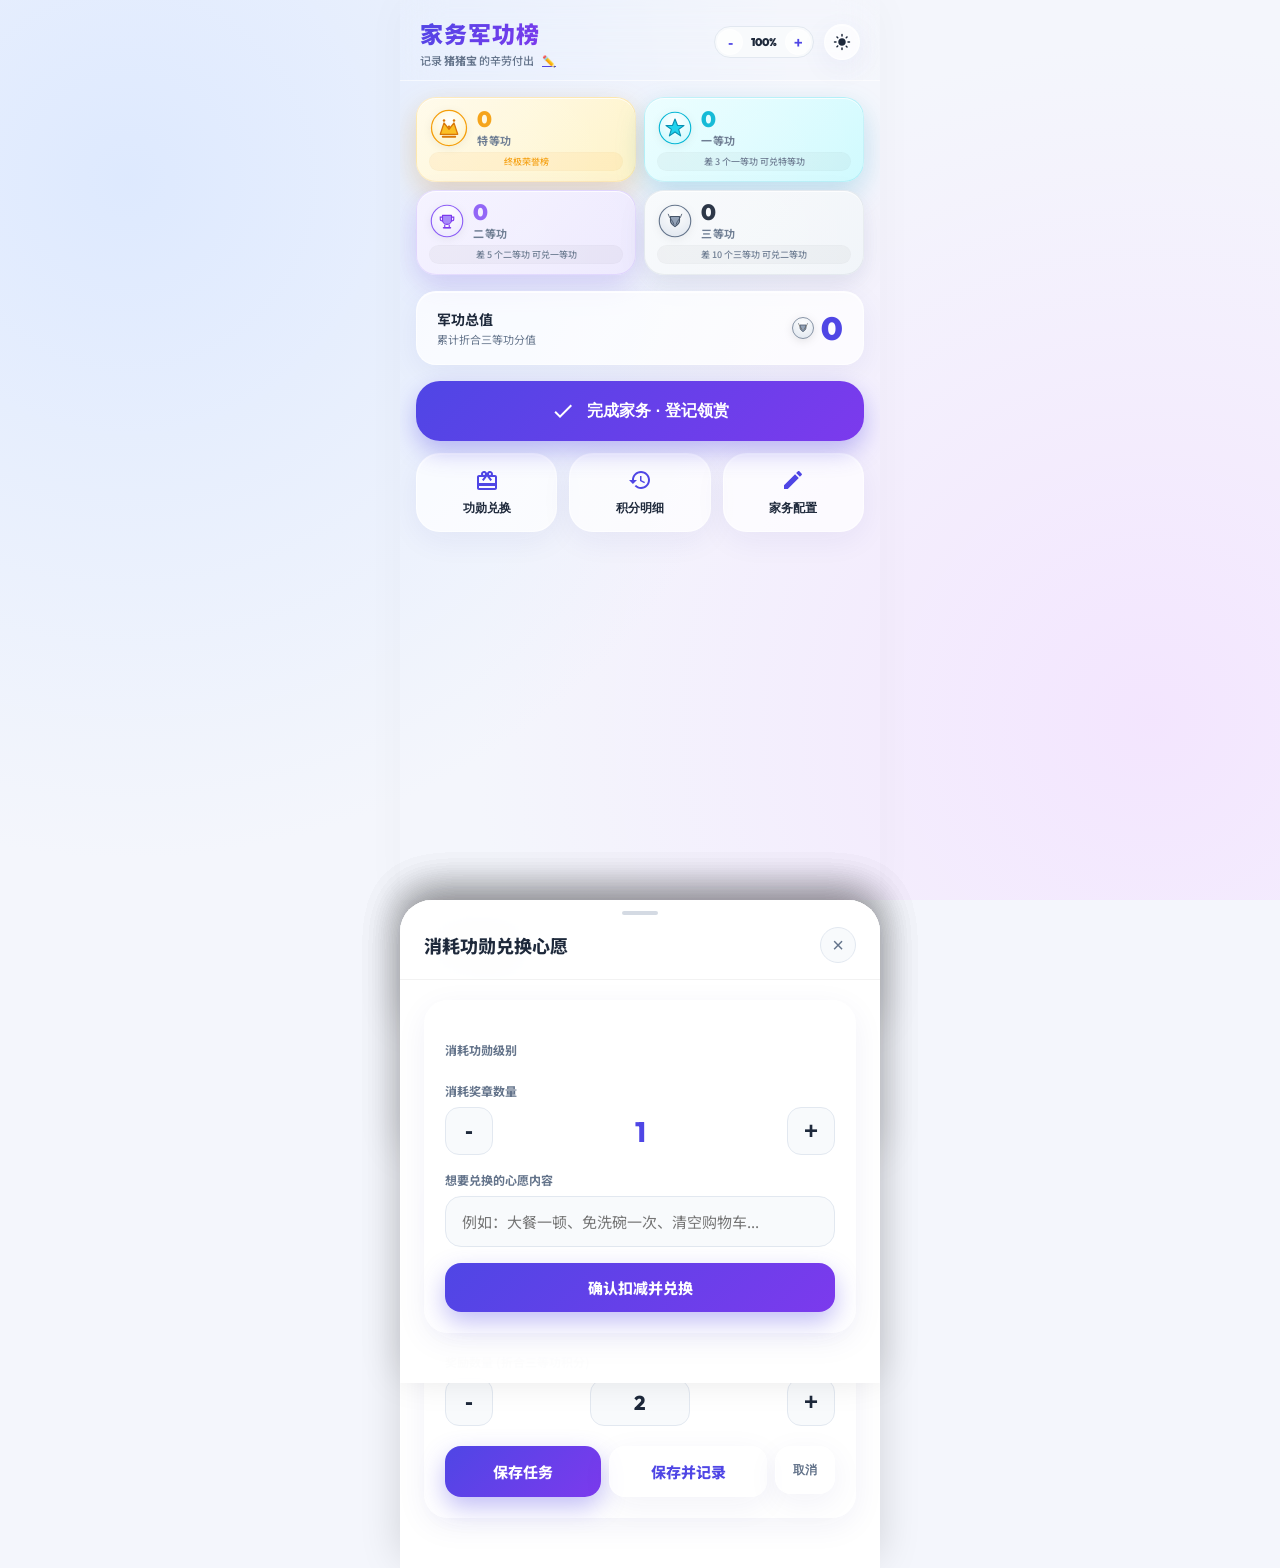
<file: index.html>
<!DOCTYPE html>
<html lang="zh-CN" data-theme="light">

<head>
    <meta charset="UTF-8">
    <meta name="viewport"
        content="width=device-width, initial-scale=1.0, maximum-scale=1.0, user-scalable=no, viewport-fit=cover">
    <title>家务军功榜</title>
    <link rel="preconnect" href="https://fonts.googleapis.com">
    <link rel="preconnect" href="https://fonts.gstatic.com" crossorigin>
    <link rel="stylesheet" href="styles.css">
</head>

<body>

    <div id="appShell">
        <header>
            <div class="header-title-area">
                <h1>家务军功榜</h1>
                <div class="hero-subtitle">
                    <span>记录 <strong id="heroNameDisplay">猪猪宝</strong> 的辛劳付出</span>
                    <span class="edit-hero-btn" onclick="editHeroName()" title="修改昵称" style="cursor: pointer; margin-left: 4px;">✏️</span>
                </div>
            </div>
            <div class="header-actions">
                <!-- 直接在主页表面调缩放，直观观察效果 -->
                <div class="scale-control" style="display: flex; align-items: center; gap: 2px;">
                    <button class="scale-btn" onclick="adjustAppScale(-5)" aria-label="缩小">-</button>
                    <span id="scaleValue" style="min-width: 38px; text-align: center; font-size:11px; font-weight:900; font-family:'Outfit';">100%</span>
                    <button class="scale-btn" onclick="adjustAppScale(5)" aria-label="放大">+</button>
                </div>
                <button class="header-btn theme-toggle-btn" onclick="toggleTheme()" aria-label="切换主题" id="themeToggleBtn">
                    <!-- 默认展示太阳（浅色模式），在JS中动态切换 -->
                    <svg viewBox="0 0 24 24" id="theme-icon">
                        <path d="M12 7c-2.76 0-5 2.24-5 5s2.24 5 5 5 5-2.24 5-5-2.24-5-5-5zM2 13h2c.55 0 1-.45 1-1s-.45-1-1-1H2c-.55 0-1 .45-1 1s.45 1 1 1zm18 0h2c.55 0 1-.45 1-1s-.45-1-1-1h-2c-.55 0-1 .45-1 1s.45 1 1 1zM11 2v2c0 .55.45 1 1 1s1-.45 1-1V2c0-.55-.45-1-1-1s-1 .45-1 1zm0 18v2c0 .55.45 1 1 1s1-.45 1-1v-2c0-.55-.45-1-1-1s-1 .45-1 1zM5.99 4.58c-.39-.39-1.03-.39-1.41 0s-.39 1.03 0 1.41l1.06 1.06c.39.39 1.03.39 1.41 0s.39-1.03 0-1.41L5.99 4.58zm12.37 12.37c-.39-.39-1.03-.39-1.41 0s-.39 1.03 0 1.41l1.06 1.06c.39.39 1.03.39 1.41 0s.39-1.03 0-1.41l-1.06-1.06zm1.06-10.96c.39-.39.39-1.03 0-1.41s-1.03-.39-1.41 0l-1.06 1.06c-.39.39-.39 1.03 0 1.41s1.03.39 1.41 0l1.06-1.06zM7.05 18.01c.39-.39.39-1.03 0-1.41s-1.03-.39-1.41 0l-1.06 1.06c-.39.39-.39 1.03 0 1.41s1.03.39 1.41 0l1.06-1.06z"/>
                    </svg>
                </button>
            </div>
        </header>

        <div id="dashboard">
            <!-- 功勋卡片网格 -->
            <div class="merit-summary">
                <!-- 特等功 -->
                <div class="merit-card special">
                    <div class="badge-container">
                        <svg viewBox="0 0 64 64" fill="none" xmlns="http://www.w3.org/2000/svg">
                            <circle cx="32" cy="32" r="28" fill="url(#special-grad)" stroke="#f59e0b" stroke-width="2"/>
                            <path d="M18 42 L24 24 L32 34 L40 24 L46 42 Z" fill="#fbbf24" stroke="#d97706" stroke-width="2" stroke-linejoin="round"/>
                            <circle cx="24" cy="20" r="2" fill="#d97706"/>
                            <circle cx="32" cy="30" r="2" fill="#d97706"/>
                            <circle cx="40" cy="20" r="2" fill="#d97706"/>
                            <path d="M22 46 H42" stroke="#d97706" stroke-width="3" stroke-linecap="round"/>
                            <defs>
                                <radialGradient id="special-grad" cx="50%" cy="30%" r="70%">
                                    <stop offset="0%" stop-color="#ffffff"/>
                                    <stop offset="100%" stop-color="#fef3c7"/>
                                </radialGradient>
                            </defs>
                        </svg>
                    </div>
                    <div class="merit-info">
                        <div class="merit-count" id="count-special">0</div>
                        <div class="merit-label">特等功</div>
                    </div>
                    <div class="next-level-progress">终极荣誉榜</div>
                </div>

                <!-- 一等功 -->
                <div class="merit-card first">
                    <div class="badge-container">
                        <svg viewBox="0 0 64 64" fill="none" xmlns="http://www.w3.org/2000/svg">
                            <circle cx="32" cy="32" r="28" fill="url(#first-grad)" stroke="#06b6d4" stroke-width="2"/>
                            <path d="M32 16 L36.5 27.5 H48 L38.5 34.5 L42 46 L32 39 L22 46 L25.5 34.5 L16 27.5 H27.5 Z" fill="#22d3ee" stroke="#0891b2" stroke-width="2" stroke-linejoin="round"/>
                            <defs>
                                <radialGradient id="first-grad" cx="50%" cy="30%" r="70%">
                                    <stop offset="0%" stop-color="#ffffff"/>
                                    <stop offset="100%" stop-color="#cffafe"/>
                                </radialGradient>
                            </defs>
                        </svg>
                    </div>
                    <div class="merit-info">
                        <div class="merit-count" id="count-first">0</div>
                        <div class="merit-label">一等功</div>
                    </div>
                    <div class="next-level-progress" id="progress-first">差 3 个可兑特等功</div>
                </div>

                <!-- 二等功 -->
                <div class="merit-card second">
                    <div class="badge-container">
                        <svg viewBox="0 0 64 64" fill="none" xmlns="http://www.w3.org/2000/svg">
                            <circle cx="32" cy="32" r="28" fill="url(#second-grad)" stroke="#8b5cf6" stroke-width="2"/>
                            <path d="M24 22 H40 V30 C40 35 36 38 32 38 C28 38 24 35 24 30 Z" fill="#a78bfa" stroke="#7c3aed" stroke-width="2" stroke-linejoin="round"/>
                            <path d="M28 38 V44 H36 V38" stroke="#7c3aed" stroke-width="2"/>
                            <path d="M26 44 H38" stroke="#7c3aed" stroke-width="3" stroke-linecap="round"/>
                            <path d="M24 25 H20 V29 C20 31 22 32 24 32" stroke="#7c3aed" stroke-width="2" stroke-linecap="round"/>
                            <path d="M40 25 H44 V29 C44 31 42 32 40 32" stroke="#7c3aed" stroke-width="2" stroke-linecap="round"/>
                            <defs>
                                <radialGradient id="second-grad" cx="50%" cy="30%" r="70%">
                                    <stop offset="0%" stop-color="#ffffff"/>
                                    <stop offset="100%" stop-color="#ede9fe"/>
                                </radialGradient>
                            </defs>
                        </svg>
                    </div>
                    <div class="merit-info">
                        <div class="merit-count" id="count-second">0</div>
                        <div class="merit-label">二等功</div>
                    </div>
                    <div class="next-level-progress" id="progress-second">差 5 个可兑一等功</div>
                </div>

                <!-- 三等功 -->
                <div class="merit-card third">
                    <div class="badge-container">
                        <svg viewBox="0 0 64 64" fill="none" xmlns="http://www.w3.org/2000/svg">
                            <circle cx="32" cy="32" r="28" fill="url(#third-grad)" stroke="#64748b" stroke-width="2"/>
                            <path d="M24 24 V32 C24 37 32 42 32 42 C32 42 40 37 40 32 V24 Z" fill="#94a3b8" stroke="#475569" stroke-width="2" stroke-linejoin="round"/>
                            <path d="M20 20 C22 28 28 30 30 38" stroke="#475569" stroke-width="1.5" stroke-linecap="round"/>
                            <path d="M44 20 C42 28 36 30 34 38" stroke="#475569" stroke-width="1.5" stroke-linecap="round"/>
                            <defs>
                                <radialGradient id="third-grad" cx="50%" cy="30%" r="70%">
                                    <stop offset="0%" stop-color="#ffffff"/>
                                    <stop offset="100%" stop-color="#e2e8f0"/>
                                </radialGradient>
                            </defs>
                        </svg>
                    </div>
                    <div class="merit-info">
                        <div class="merit-count" id="count-third">0</div>
                        <div class="merit-label">三等功</div>
                    </div>
                    <div class="next-level-progress" id="progress-third">差 10 个可兑二等功</div>
                </div>
            </div>

            <!-- 积分展示条 -->
            <div class="total-banner">
                <div class="total-banner-label">
                    <span>军功总值</span>
                    <span>累计折合三等功分值</span>
                </div>
                <div class="total-banner-value">
                    <!-- 替换为三等功的盾牌徽章 -->
                    <svg viewBox="0 0 64 64" fill="none" xmlns="http://www.w3.org/2000/svg" style="width: 24px; height: 24px; filter: drop-shadow(0 2px 4px rgba(0,0,0,0.1));">
                        <circle cx="32" cy="32" r="28" fill="url(#third-grad)" stroke="#64748b" stroke-width="2"/>
                        <path d="M24 24 V32 C24 37 32 42 32 42 C32 42 40 37 40 32 V24 Z" fill="#94a3b8" stroke="#475569" stroke-width="2" stroke-linejoin="round"/>
                        <path d="M20 20 C22 28 28 30 30 38" stroke="#475569" stroke-width="1.5" stroke-linecap="round"/>
                        <path d="M44 20 C42 28 36 30 34 38" stroke="#475569" stroke-width="1.5" stroke-linecap="round"/>
                    </svg>
                    <strong id="total-merits">0</strong>
                </div>
            </div>

            <!-- 底部操作区 -->
            <div class="action-grid">
                <button class="action-btn primary" onclick="showModal('completeTaskModal')" aria-label="登记已完成的家务，领取奖励">
                    <svg viewBox="0 0 24 24">
                        <path d="M9 16.17L4.83 12l-1.42 1.41L9 19 21 7l-1.41-1.41z" />
                    </svg>
                    <span>完成家务 · 登记领赏</span>
                </button>

                <button class="action-btn" onclick="openRedeem()">
                    <svg viewBox="0 0 24 24">
                        <path d="M20 7h-2.18c.11-.31.18-.65.18-1 0-1.66-1.34-3-3-3-1.05 0-1.96.54-2.5 1.35L12 5.02l-.5-.67C10.96 3.54 10.05 3 9 3 7.34 3 6 4.34 6 6c0 .35.07.69.18 1H4c-1.11 0-1.99.89-1.99 2L2 20c0 1.11.89 2 2 2h16c1.11 0 2-.89 2-2V9c0-1.11-.89-2-2-2zM15 5c.55 0 1 .45 1 1s-.45 1-1 1-1-.45-1-1 .45-1 1-1zM9 5c.55 0 1 .45 1 1s-.45 1-1 1-1-.45-1-1 .45-1 1-1zm11 15H4v-2h16v2zm0-5H4V9h5.08L7 11.83 8.62 13 12 8.4l3.38 4.6L17 11.83 14.92 9H20v6z" />
                    </svg>
                    <span>功勋兑换</span>
                </button>

                <button class="action-btn" onclick="showModal('historyModal')">
                    <svg viewBox="0 0 24 24">
                        <path d="M13 3c-4.97 0-9 4.03-9 9H1l3.89 3.89.07.14L9 12H6c0-3.87 3.13-7 7-7s7 3.13 7 7-3.13 7-7 7c-1.93 0-3.68-.79-4.94-2.06l-1.42 1.42C8.27 19.99 10.51 21 13 21c4.97 0 9-4.03 9-9s-4.03-9-9-9zm-1 5v5l4.28 2.14.72-1.21-3.5-1.75V8H12z" />
                    </svg>
                    <span>积分明细</span>
                </button>

                <button class="action-btn" onclick="showModal('manageModal')">
                    <svg viewBox="0 0 24 24">
                        <path d="M3 17.25V21h3.75L17.81 9.94l-3.75-3.75L3 17.25zM20.71 7.04c.39-.39.39-1.02 0-1.41l-2.34-2.34c-.39-.39-1.02-.39-1.41 0l-1.83 1.83 3.75 3.75 1.83-1.83z" />
                    </svg>
                    <span>家务配置</span>
                </button>
            </div>
        </div>

        <!-- 底部抽屉弹窗列表 -->

        <!-- 1. 完成家务抽屉 -->
        <div id="completeTaskModal" class="modal-drawer">
            <div class="drawer-overlay" onclick="closeModal('completeTaskModal')"></div>
            <div class="drawer-content">
                <div class="drawer-header">
                    <h2 class="drawer-title">选择完成的任务</h2>
                    <button class="close-btn" onclick="closeModal('completeTaskModal')" aria-label="关闭">&times;</button>
                </div>
                <div class="drawer-body" id="taskList">
                    <!-- 动态生成任务卡片 -->
                </div>
            </div>
        </div>

        <!-- 2. 积分明细抽屉 -->
        <div id="historyModal" class="modal-drawer">
            <div class="drawer-overlay" onclick="closeModal('historyModal')"></div>
            <div class="drawer-content">
                <div class="drawer-header">
                    <h2 class="drawer-title">积分历史明细</h2>
                    <button class="close-btn" onclick="closeModal('historyModal')" aria-label="关闭">&times;</button>
                </div>
                <div class="drawer-body">
                    <div class="io-toolbar">
                        <button class="io-btn" onclick="exportHistory()">导出历史</button>
                        <button class="io-btn" onclick="triggerImport('history')">导入合并</button>
                    </div>
                    <div id="historyList"></div>
                    <div style="padding: 24px 0 10px; text-align: center;">
                        <button class="io-btn" style="color:var(--danger-color); width: 100%; border-color: rgba(239, 68, 68, 0.15); background: rgba(239, 68, 68, 0.04);" onclick="clearAllHistory()">清空所有记录 (不可逆)</button>
                    </div>
                </div>
            </div>
        </div>

        <!-- 3. 家务配置与管理抽屉 -->
        <div id="manageModal" class="modal-drawer">
            <div class="drawer-overlay" onclick="closeModal('manageModal')"></div>
            <div class="drawer-content">
                <div class="drawer-header">
                    <h2 class="drawer-title">家务管理配置</h2>
                    <button class="close-btn" onclick="closeModal('manageModal')" aria-label="关闭">&times;</button>
                </div>

                <div class="drawer-body">
                    <div class="io-toolbar">
                        <button class="io-btn" onclick="exportTasks()">导出配置</button>
                        <button class="io-btn" onclick="triggerImport('tasks')">导入配置</button>
                    </div>

                    <div class="add-task-form">
                        <label class="form-label" id="form-title">添加新家务</label>
                        <input type="text" id="newTaskName" class="form-input" placeholder="请输入家务名称，如：擦桌子">

                        <label class="form-label">选择家务图标</label>
                        <div class="icon-selector-grid" id="iconSelector">
                            <!-- JS 动态填充图标选项 -->
                        </div>

                        <label class="form-label">奖励数量 (折合三等功积分)</label>
                        <div class="counter-input">
                            <button class="counter-btn" onclick="adjustReward(-1)">-</button>
                            <input type="number" id="newTaskReward" class="counter-value-input" value="2" min="1" inputmode="numeric">
                            <button class="counter-btn" onclick="adjustReward(1)">+</button>
                        </div>

                        <div class="task-form-actions">
                            <button class="btn-primary-main" id="saveTaskBtn" onclick="saveNewOrEditedTask()">保存任务</button>
                            <button class="btn-primary-main secondary" id="saveAndRecordTaskBtn" onclick="saveAndRecordTask()">保存并记录</button>
                            <button class="io-btn" style="flex: 0 0 60px; height: 48px; border-radius: 16px; margin-bottom:0;" onclick="resetTaskForm()">取消</button>
                        </div>
                    </div>

                    <div id="manageTaskList"></div>

                </div>
            </div>
        </div>

        <!-- 4. 兑换奖励抽屉 -->
        <div id="redeemModal" class="modal-drawer">
            <div class="drawer-overlay" onclick="closeModal('redeemModal')"></div>
            <div class="drawer-content">
                <div class="drawer-header">
                    <h2 class="drawer-title">消耗功勋兑换心愿</h2>
                    <button class="close-btn" onclick="closeModal('redeemModal')" aria-label="关闭">&times;</button>
                </div>
                <div class="drawer-body">
                    <div class="add-task-form">
                        <p id="redeemInfo" style="margin-top: 0; margin-bottom: 20px; color: var(--text-secondary); font-size: 13px; font-weight: 500; text-align: center; line-height: 1.5;"></p>
                        
                        <label class="form-label">消耗功勋级别</label>
                        <div class="redeem-rank-options" id="redeemRankOptions">
                            <!-- 动态生成 -->
                        </div>

                        <label class="form-label">消耗奖章数量</label>
                        <div class="redeem-count-input">
                            <button class="counter-btn" onclick="adjustRedeemCount(-1)">-</button>
                            <span class="counter-value" id="redeemCount">1</span>
                            <button class="counter-btn" onclick="adjustRedeemCount(1)">+</button>
                        </div>

                        <label class="form-label">想要兑换的心愿内容</label>
                        <input type="text" id="redeemContent" class="form-input" placeholder="例如：大餐一顿、免洗碗一次、清空购物车...">

                        <button class="btn-primary-main" style="width: 100%;" onclick="confirmRedeem()">确认扣减并兑换</button>
                    </div>
                </div>
            </div>
        </div>


        <!-- 全局弹出的信息 Toast -->
        <div id="toast" class="toast">太棒了！继续加油！</div>
    </div>

    <!-- 粒子礼花画布 -->
    <canvas id="confettiCanvas"></canvas>
    
    <input type="file" id="importInput" style="display: none" accept=".json">

    <script src="app.js"></script>
</body>

</html>
</file>
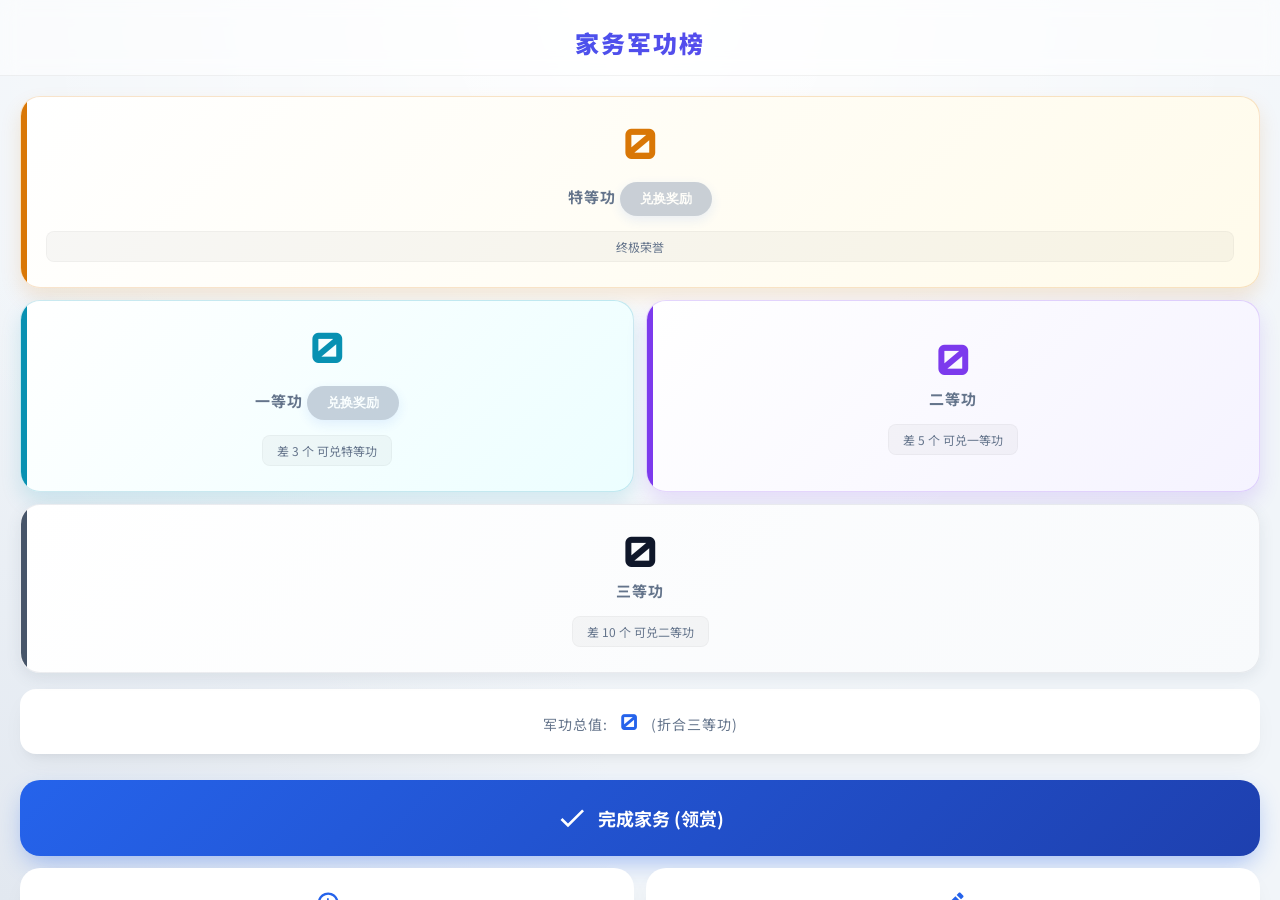
<file: housework.html>
<!DOCTYPE html>
<html lang="zh-CN">

<head>
    <meta charset="UTF-8">
    <meta name="viewport"
        content="width=device-width, initial-scale=1.0, maximum-scale=1.0, user-scalable=no, viewport-fit=cover">
    <title>家务军功榜</title>
    <link rel="preconnect" href="https://fonts.googleapis.com">
    <link rel="preconnect" href="https://fonts.gstatic.com" crossorigin>
    <link
        href="https://fonts.googleapis.com/css2?family=Orbitron:wght@400;700;900&family=Noto+Sans+SC:wght@400;700;900&display=swap"
        rel="stylesheet">
    <style>
        :root {
            /* Premium Light Palette */
            --bg-color: #f1f5f9;
            --card-bg: rgba(255, 255, 255, 0.85);
            --card-border: rgba(255, 255, 255, 0.5);
            --card-shadow: 0 10px 25px -5px rgba(0, 0, 0, 0.05), 0 8px 10px -6px rgba(0, 0, 0, 0.05);
            --text-primary: #0f172a;
            --text-secondary: #64748b;
            --accent-color: #2563eb;
            --success-color: #059669;
            --danger-color: #dc2626;

            /* High-End Rank Colors */
            --rank-special: #d97706; /* Amber 600 */
            --rank-first: #0891b2;  /* Cyan 600 */
            --rank-second: #7c3aed; /* Violet 600 */
            --rank-third: #475569;  /* Slate 600 */

            --special-glow: 0 10px 20px rgba(217, 119, 6, 0.15);
            --first-glow: 0 10px 20px rgba(8, 145, 178, 0.15);
            --second-glow: 0 10px 20px rgba(124, 58, 237, 0.15);
            --third-glow: 0 5px 15px rgba(71, 85, 105, 0.1);
        }

        * {
            box-sizing: border-box;
            user-select: none;
            -webkit-tap-highlight-color: transparent;
        }

        body {
            margin: 0;
            padding: 0;
            font-family: 'Noto Sans SC', sans-serif;
            background-color: var(--bg-color);
            background-image: 
                radial-gradient(circle at 50% 0%, #ffffff 0%, transparent 70%),
                radial-gradient(circle at 0% 100%, #e2e8f0 0%, transparent 40%);
            color: var(--text-primary);
            height: 100vh;
            overflow: hidden;
            display: flex;
            flex-direction: column;
        }

        /* --- Header --- */
        header {
            padding: 25px 20px 15px;
            text-align: center;
            border-bottom: 1px solid rgba(0, 0, 0, 0.05);
            background: rgba(255, 255, 255, 0.5);
            backdrop-filter: blur(10px);
        }

        h1 {
            margin: 0;
            font-size: 24px;
            font-weight: 900;
            letter-spacing: 2px;
            background: linear-gradient(to right, #2563eb, #7c3aed);
            -webkit-background-clip: text;
            -webkit-text-fill-color: transparent;
            font-family: 'Orbitron', 'Noto Sans SC', sans-serif;
        }

        /* --- Dashboard --- */
        #dashboard {
            flex: 1;
            padding: 20px;
            overflow-y: auto;
            display: flex;
            flex-direction: column;
            gap: 16px;
        }

        .merit-summary {
            display: grid;
            grid-template-columns: 1fr 1fr;
            gap: 12px;
        }

        .merit-card {
            background: var(--card-bg);
            backdrop-filter: blur(20px);
            padding: 25px 15px;
            border-radius: 20px;
            display: flex;
            flex-direction: column;
            align-items: center;
            justify-content: center;
            text-align: center;
            position: relative;
            border: 1px solid var(--card-border);
            box-shadow: var(--card-shadow);
            transition: all 0.3s cubic-bezier(0.4, 0, 0.2, 1);
            overflow: hidden;
        }

        .merit-card::before {
            content: '';
            position: absolute;
            left: 0;
            top: 0;
            bottom: 0;
            width: 6px;
            border-radius: 6px 0 0 6px;
        }

        .merit-card.special {
            grid-column: span 2;
            box-shadow: var(--special-glow);
            border-color: rgba(217, 119, 6, 0.2);
            background: linear-gradient(135deg, #ffffff, #fffbeb);
        }

        .merit-card.special::before {
            background: var(--rank-special);
        }

        .merit-card.special .merit-count {
            color: var(--rank-special);
        }

        .merit-card.first {
            box-shadow: var(--first-glow);
            border-color: rgba(8, 145, 178, 0.2);
            background: linear-gradient(135deg, #ffffff, #ecfeff);
        }

        .merit-card.first::before {
            background: var(--rank-first);
        }

        .merit-card.first .merit-count {
            color: var(--rank-first);
        }

        .merit-footer {
            margin-top: 15px;
            display: flex;
            align-items: center;
            justify-content: center;
            gap: 12px;
            width: 100%;
            padding: 0 10px;
        }

        .merit-footer .next-level-progress {
            margin-top: 0;
            flex: 1;
        }

        .merit-footer .redeem-btn {
            margin-top: 0;
            white-space: nowrap;
            padding: 6px 12px;
            font-size: 11px;
            height: 32px;
            display: flex;
            align-items: center;
            justify-content: center;
        }

        .merit-card.second {
            box-shadow: var(--second-glow);
            border-color: rgba(124, 58, 237, 0.2);
            background: linear-gradient(135deg, #ffffff, #f5f3ff);
        }

        .merit-card.second::before {
            background: var(--rank-second);
        }

        .merit-card.second .merit-count {
            color: var(--rank-second);
        }

        .merit-card.third {
            grid-column: span 2;
            box-shadow: var(--third-glow);
            border-color: rgba(71, 85, 105, 0.1);
            background: linear-gradient(135deg, #ffffff, #f8fafc);
        }

        .merit-card.third::before {
            background: var(--rank-third);
        }

        .merit-card.third .merit-count {
            color: var(--text-primary);
        }

        .merit-count {
            font-size: 42px;
            font-weight: 800;
            line-height: 1;
            font-family: 'Orbitron', sans-serif;
            margin-bottom: 8px;
        }

        .merit-label {
            font-size: 15px;
            color: var(--text-secondary);
            font-weight: 700;
            letter-spacing: 1px;
        }

        .next-level-progress {
            margin-top: 15px;
            font-size: 12px;
            color: var(--text-secondary);
            background: rgba(0, 0, 0, 0.03);
            padding: 6px 14px;
            border-radius: 8px;
            border: 1px solid rgba(0, 0, 0, 0.03);
        }

        .total-banner {
            text-align: center;
            padding: 18px;
            border-radius: 16px;
            background: white;
            border: 1px solid var(--card-border);
            box-shadow: var(--card-shadow);
            font-size: 14px;
            color: var(--text-secondary);
            letter-spacing: 1px;
        }

        .total-banner strong {
            color: var(--accent-color);
            font-size: 22px;
            font-family: 'Orbitron', sans-serif;
            margin: 0 8px;
        }

        /* --- Actions Grid --- */
        .action-grid {
            display: grid;
            grid-template-columns: 1fr 1fr;
            gap: 12px;
            margin-top: auto;
            padding-top: 10px;
        }

        .action-btn {
            display: flex;
            flex-direction: column;
            align-items: center;
            justify-content: center;
            gap: 10px;
            background: white;
            border: 1px solid var(--card-border);
            padding: 20px 12px;
            border-radius: 20px;
            color: var(--text-primary);
            font-size: 14px;
            font-weight: 700;
            cursor: pointer;
            box-shadow: var(--card-shadow);
            transition: all 0.2s;
        }

        .action-btn svg {
            width: 28px;
            height: 28px;
            fill: var(--accent-color);
        }

        .action-btn:active {
            transform: scale(0.96);
            background: #f8fafc;
        }

        .action-btn.primary {
            background: linear-gradient(135deg, #2563eb 0%, #1e40af 100%);
            color: white;
            grid-column: span 2;
            flex-direction: row;
            padding: 22px;
            font-size: 18px;
            box-shadow: 0 10px 25px -5px rgba(37, 99, 235, 0.4);
            border: none;
        }

        .action-btn.primary svg {
            fill: white;
            width: 32px;
            height: 32px;
        }

        /* --- Modals --- */
        .modal {
            position: fixed;
            top: 0;
            left: 0;
            width: 100%;
            height: 100%;
            background: #f8fafc;
            z-index: 100;
            display: flex;
            flex-direction: column;
            transform: translateY(100%);
            transition: transform 0.4s cubic-bezier(0.16, 1, 0.3, 1);
        }

        .modal.active {
            transform: translateY(0);
        }

        .modal-header {
            display: flex;
            justify-content: space-between;
            align-items: center;
            padding: 20px;
            border-bottom: 1px solid rgba(0, 0, 0, 0.05);
            background: white;
        }

        .modal-title {
            font-size: 20px;
            font-weight: 800;
            font-family: 'Orbitron', sans-serif;
            color: var(--accent-color);
        }

        .close-btn {
            background: #f1f5f9;
            border: none;
            color: var(--text-secondary);
            width: 40px;
            height: 40px;
            border-radius: 12px;
            display: flex;
            align-items: center;
            justify-content: center;
            font-size: 28px;
            cursor: pointer;
        }

        .modal-content {
            flex: 1;
            overflow-y: auto;
            padding: 20px;
        }

        /* List Items */
        .list-item {
            background: white;
            margin-bottom: 12px;
            padding: 18px;
            border-radius: 16px;
            display: flex;
            justify-content: space-between;
            align-items: center;
            border: 1px solid #e2e8f0;
            box-shadow: 0 2px 10px rgba(0, 0, 0, 0.02);
            animation: slideIn 0.3s ease;
            transition: all 0.2s ease;
        }

        .list-item:active {
            transform: scale(0.98);
            background: #f8fafc;
        }

        @keyframes slideIn {
            from { opacity: 0; transform: translateY(10px); }
            to { opacity: 1; transform: translateY(0); }
        }

        .item-name {
            font-size: 16px;
            font-weight: 700;
            color: var(--text-primary);
        }

        .item-reward {
            font-size: 15px;
            color: var(--success-color);
            font-weight: 800;
            font-family: 'Orbitron', sans-serif;
        }

        .item-reward.negative {
            color: var(--danger-color);
        }

        .item-time {
            font-size: 12px;
            color: var(--text-secondary);
            margin-top: 4px;
        }

        .btn-icon {
            width: 48px;
            height: 48px;
            border-radius: 14px;
            background: #f1f5f9;
            border: none;
            display: flex;
            align-items: center;
            justify-content: center;
            cursor: pointer;
            transition: all 0.2s;
            font-size: 20px;
        }

        .btn-icon.edit { color: var(--accent-color); margin-right: 8px; font-size: 20px; }
        .btn-icon.delete { color: var(--danger-color); font-size: 24px; }

        .redeem-btn {
            margin-top: 10px;
            padding: 8px 20px;
            background: var(--accent-color);
            color: white;
            border: none;
            border-radius: 20px;
            font-size: 13px;
            font-weight: 700;
            cursor: pointer;
            transition: all 0.2s;
            box-shadow: 0 4px 12px rgba(37, 99, 235, 0.2);
        }

        .redeem-btn:active {
            transform: scale(0.95);
            opacity: 0.9;
        }

        /* Forms */
        .add-task-form {
            background: white;
            padding: 20px;
            border-radius: 20px;
            margin-bottom: 24px;
            border: 1px solid var(--card-border);
            box-shadow: var(--card-shadow);
        }

        .form-label {
            display: block;
            font-size: 12px;
            color: var(--text-secondary);
            margin-bottom: 8px;
            font-weight: 700;
            text-transform: uppercase;
        }

        .form-input {
            width: 100%;
            background: #f8fafc;
            border: 1px solid #e2e8f0;
            padding: 14px;
            border-radius: 12px;
            font-size: 16px;
            color: var(--text-primary);
            margin-bottom: 16px;
            font-family: inherit;
        }

        .form-input:focus {
            outline: none;
            border-color: var(--accent-color);
            background: white;
        }

        .counter-input {
            display: flex;
            align-items: center;
            justify-content: space-between;
            gap: 15px;
            margin-bottom: 25px;
        }

        .counter-btn {
            width: 54px;
            height: 54px;
            border-radius: 15px;
            background: #f1f5f9;
            border: none;
            font-size: 28px;
            color: var(--text-primary);
            cursor: pointer;
        }

        .counter-value {
            font-size: 32px;
            font-weight: 800;
            font-family: 'Orbitron', sans-serif;
            color: var(--accent-color);
        }

        /* Toast */
        .toast {
            position: fixed;
            top: 20%;
            left: 50%;
            transform: translate(-50%, -100%) scale(0.9);
            background: white;
            color: var(--text-primary);
            padding: 20px 35px;
            border-radius: 25px;
            font-weight: 800;
            font-size: 18px;
            z-index: 2000;
            opacity: 0;
            pointer-events: none;
            transition: all 0.4s cubic-bezier(0.175, 0.885, 0.32, 1.275);
            box-shadow: 0 20px 50px rgba(0, 0, 0, 0.2);
            text-align: center;
            border: 2px solid var(--accent-color);
        }

        .toast.show {
            opacity: 1;
            transform: translate(-50%, 0) scale(1);
        }

        .io-toolbar {
            display: flex;
            gap: 10px;
            margin-bottom: 20px;
        }

        .io-btn {
            font-size: 12px;
            padding: 12px;
            flex: 1;
            background: white;
            border: 1px solid #e2e8f0;
            border-radius: 10px;
            color: var(--text-secondary);
            font-weight: 700;
        }

        .btn-primary-main {
            background: var(--accent-color);
            color: white;
            border: none;
            padding: 18px;
            border-radius: 15px;
            font-weight: 800;
            font-size: 16px;
            flex: 1;
            cursor: pointer;
            font-family: 'Orbitron', sans-serif;
        }
    </style>
</head>

<body>

    <header>
        <h1>家务军功榜</h1>
    </header>

    <div id="dashboard">
        <!-- Merit Cards - No Icons, just High-Tech Colors -->
        <div class="merit-summary">
            <!-- Special Merit -->
            <div class="merit-card special">
                <div class="merit-count" id="count-special">0</div>
                <div class="merit-label">
                    特等功
                    <button class="redeem-btn" onclick="openRedeem('special')">兑换奖励</button>
                </div>
                <div class="merit-footer">
                    <div class="next-level-progress">终极荣誉</div>
                    
                </div>
            </div>

            <!-- First Class -->
            <div class="merit-card first">
                <div class="merit-count" id="count-first">0</div>
                <div class="merit-label">   
                    一等功
                    <button class="redeem-btn" onclick="openRedeem('first')">兑换奖励</button>
                </div>

                    <div class="next-level-progress" id="progress-first">差3 个一等功 可兑换 特等功</div>
                    

            </div>

            <!-- Second Class -->
            <div class="merit-card second">
                <div class="merit-count" id="count-second">0</div>
                <div class="merit-label">二等功</div>
                <div class="next-level-progress" id="progress-second">差5 个二等功 可兑换 一等功</div>
            </div>

            <!-- Third Class -->
            <div class="merit-card third">
                <div class="merit-count" id="count-third">0</div>
                <div class="merit-label">三等功</div>
                <div class="next-level-progress" id="progress-third">差10 个三等功 可兑换 二等功</div>
            </div>
        </div>

        <div class="total-banner">
            军功总值: <strong id="total-merits">0</strong> (折合三等功)
        </div>

        <!-- Action Grid -->
        <div class="action-grid">
            <div class="action-btn primary" onclick="showModal('completeTaskModal')">
                <svg viewBox="0 0 24 24">
                    <path d="M9 16.17L4.83 12l-1.42 1.41L9 19 21 7l-1.41-1.41z" />
                </svg>
                <span>完成家务 (领赏)</span>
            </div>

            <div class="action-btn" onclick="showModal('historyModal')">
                <svg viewBox="0 0 24 24">
                    <path
                        d="M13 3c-4.97 0-9 4.03-9 9H1l3.89 3.89.07.14L9 12H6c0-3.87 3.13-7 7-7s7 3.13 7 7-3.13 7-7 7c-1.93 0-3.68-.79-4.94-2.06l-1.42 1.42C8.27 19.99 10.51 21 13 21c4.97 0 9-4.03 9-9s-4.03-9-9-9zm-1 5v5l4.28 2.14.72-1.21-3.5-1.75V8H12z" />
                </svg>
                <span>积分历史</span>
            </div>

            <div class="action-btn" onclick="showModal('manageModal')">
                <svg viewBox="0 0 24 24">
                    <path
                        d="M3 17.25V21h3.75L17.81 9.94l-3.75-3.75L3 17.25zM20.71 7.04c.39-.39.39-1.02 0-1.41l-2.34-2.34c-.39-.39-1.02-.39-1.41 0l-1.83 1.83 3.75 3.75 1.83-1.83z" />
                </svg>
                <span>家务管理</span>
            </div>
        </div>
    </div>

    <!-- Modals -->

    <!-- Complete Task Modal -->
    <div id="completeTaskModal" class="modal">
        <div class="modal-header">
            <h2 class="modal-title">选择已完成任务</h2>
            <button class="close-btn" onclick="closeModal('completeTaskModal')">&times;</button>
        </div>
        <div class="modal-content" id="taskList"></div>
    </div>

    <!-- History Modal -->
    <div id="historyModal" class="modal">
        <div class="modal-header">
            <h2 class="modal-title">历史记录</h2>
            <button class="close-btn" onclick="closeModal('historyModal')">&times;</button>
        </div>
        <div class="modal-content">
            <div class="io-toolbar">
                <button class="io-btn" onclick="exportHistory()">导出记录</button>
                <button class="io-btn" onclick="triggerImport('history')">导入记录</button>
            </div>
            <div id="historyList"></div>
            <div style="padding: 20px 0; text-align: center;">
                <button class="io-btn" style="color:var(--danger-color); width: 100%; border-color: rgba(220, 38, 38, 0.2); background: rgba(220, 38, 38, 0.05);" onclick="clearAllHistory()">一键删除所有历史记录</button>
            </div>
        </div>
    </div>

    <!-- Manage Tasks Modal -->
    <div id="manageModal" class="modal">
        <div class="modal-header">
            <h2 class="modal-title">家务管理</h2>
            <button class="close-btn" onclick="closeModal('manageModal')">&times;</button>
        </div>

        <div class="modal-content">
            <div class="io-toolbar">
                <button class="io-btn" onclick="exportTasks()">导出配置</button>
                <button class="io-btn" onclick="triggerImport('tasks')">导入配置</button>
            </div>

            <div class="add-task-form">
                <label class="form-label" id="form-title">添加新家务</label>
                <input type="text" id="newTaskName" class="form-input" placeholder="输入家务名称">

                <label class="form-label">奖励数量 (三等功)</label>
                <div class="counter-input">
                    <button class="counter-btn" onclick="adjustReward(-1)">-</button>
                    <span class="counter-value" id="newTaskReward">2</span>
                    <button class="counter-btn" onclick="adjustReward(1)">+</button>
                </div>

                <div style="display: flex; gap: 10px;">
                    <button class="btn-primary-main" id="saveTaskBtn" onclick="saveNewOrEditedTask()">保存设置</button>
                    <button class="io-btn" style="flex:0.5" onclick="resetTaskForm()">取消</button>
                </div>
            </div>

            <div id="manageTaskList"></div>
        </div>
    </div>

    <input type="file" id="importInput" style="display: none" accept=".json">

    <!-- Redeem Modal -->
    <div id="redeemModal" class="modal">
        <div class="modal-header">
            <h2 class="modal-title">兑换军功奖励</h2>
            <button class="close-btn" onclick="closeModal('redeemModal')">&times;</button>
        </div>
        <div class="modal-content">
            <div class="add-task-form">
                <p id="redeemInfo" style="margin-bottom: 20px; color: var(--text-secondary); font-size: 15px; font-weight: 700; text-align: center;"></p>
                <label class="form-label">想要兑换的内容</label>
                <input type="text" id="redeemContent" class="form-input" placeholder="例如：大餐一顿、新游戏、休息一天...">
                
                <button class="btn-primary-main" style="width: 100%;" onclick="confirmRedeem()">确定兑换</button>
            </div>
        </div>
    </div>
    <div id="toast" class="toast">太棒了！继续加油！</div>

    <script>
        const CONVERSION_RATES = { special: 150, first: 50, second: 10, third: 1 };
        const DEFAULT_TASKS = [
            { id: 't1', name: '铲屎', reward: 2 }, { id: 't2', name: '倒垃圾', reward: 2 },
            { id: 't3', name: '梳毛', reward: 1 }, { id: 't4', name: '晾衣服', reward: 2 },
            { id: 't5', name: '收衣服', reward: 1 }, { id: 't6', name: '做饭', reward: 2 },
            { id: 't7', name: '洗碗', reward: 2 }, { id: 't8', name: '电动车充电', reward: 2 },
            { id: 't9', name: '扫地', reward: 2 }, { id: 't10', name: '洗厕所', reward: 3 },
            { id: 't11', name: '喂药', reward: 1 }, { id: 't12', name: '训猫', reward: 1 },
            { id: 't13', name: '收拾整理', reward: 2 }, { id: 't14', name: '拿快递', reward: 1 }
        ];

        let state = { tasks: [], history: [], editingId: null };

        function init() {
            // 尝试加载当前版本的存储数据
            let currentTasks = localStorage.getItem('housework_tasks');
            let currentHistory = localStorage.getItem('housework_history');

            if (currentTasks) {
                state.tasks = JSON.parse(currentTasks);
            }
            if (currentHistory) {
                state.history = JSON.parse(currentHistory);
            }

            // 如果当前数据为空，尝试从 index.html (v2版本) 迁移数据
            if ((!state.tasks || state.tasks.length === 0) || (!state.history || state.history.length === 0)) {
                const legacyV2 = localStorage.getItem('houseworkApp_v2');
                if (legacyV2) {
                    try {
                        const parsed = JSON.parse(legacyV2);
                        if ((!state.tasks || state.tasks.length === 0) && parsed.tasks) {
                            state.tasks = parsed.tasks;
                        }
                        if ((!state.history || state.history.length === 0) && parsed.history) {
                            // 转换历史记录格式以保持兼容
                            state.history = parsed.history.map(item => ({
                                id: item.id || Date.now().toString() + Math.random(),
                                name: item.taskName || item.name,
                                reward: item.rewardAmount || item.reward,
                                timestamp: item.timestamp || Date.now()
                            }));
                        }
                    } catch (e) {
                        console.warn('Migration from houseworkApp_v2 failed:', e);
                    }
                }
            }

            // 兜底默认任务
            if (!state.tasks || state.tasks.length === 0) {
                state.tasks = [...DEFAULT_TASKS];
            }
            if (!state.history) {
                state.history = [];
            }

            updateStorage();
            renderDashboard();
        }

        function updateStorage() {
            localStorage.setItem('housework_tasks', JSON.stringify(state.tasks));
            localStorage.setItem('housework_history', JSON.stringify(state.history));
            renderDashboard();
        }

        function calculateRanks() {
            let total = state.history.reduce((sum, item) => sum + item.reward, 0);
            let remaining = total;
            const special = Math.floor(remaining / 150); remaining %= 150;
            const first = Math.floor(remaining / 50); remaining %= 50;
            const second = Math.floor(remaining / 10); remaining %= 10;
            const third = remaining;
            return { special, first, second, third, total };
        }

        function renderDashboard() {
            const ranks = calculateRanks();
            document.getElementById('total-merits').textContent = ranks.total;
            document.getElementById('count-special').textContent = ranks.special;
            document.getElementById('count-first').textContent = ranks.first;
            document.getElementById('count-second').textContent = ranks.second;
            document.getElementById('count-third').textContent = ranks.third;

            document.getElementById('progress-first').textContent = `差 ${3 - ranks.first} 个 可兑特等功`;
            document.getElementById('progress-second').textContent = `差 ${5 - ranks.second} 个 可兑一等功`;
            document.getElementById('progress-third').textContent = `差 ${10 - ranks.third} 个 可兑二等功`;

            // 动态控制兑换按钮：始终显示，通过禁用状态体现不可点击
            document.querySelectorAll('.redeem-btn').forEach(btn => {
                const rank = btn.getAttribute('onclick').includes('special') ? 'special' : 'first';
                const count = ranks[rank];
                if (count > 0) {
                    btn.disabled = false;
                    btn.style.opacity = '1';
                    btn.style.cursor = 'pointer';
                    btn.style.background = 'var(--accent-color)';
                } else {
                    btn.disabled = true;
                    btn.style.opacity = '0.5';
                    btn.style.cursor = 'not-allowed';
                    btn.style.background = '#94a3b8';
                }
            });
        }

        function renderTaskList() {
            document.getElementById('taskList').innerHTML = state.tasks.map(task => `
                <div class="list-item" onclick="completeTask('${task.id}')">
                    <div class="item-name">${task.name}</div>
                    <div class="item-reward">+${task.reward}</div>
                </div>
            `).join('');
        }

        function renderHistory() {
            document.getElementById('historyList').innerHTML = [...state.history].reverse().map((item, idx) => {
                const date = new Date(item.timestamp);
                const timeStr = `${date.getMonth() + 1}/${date.getDate()} ${date.getHours().toString().padStart(2, '0')}:${date.getMinutes().toString().padStart(2, '0')}`;
                const isNegative = item.reward < 0;
                return `
                    <div class="list-item">
                        <div>
                            <div class="item-name">${isNegative ? '<span style="color:var(--danger-color);font-weight:900">[兑换] </span>' : ''}${item.name}</div>
                            <div class="item-time">${timeStr}</div>
                        </div>
                        <div style="display:flex; align-items:center; gap:10px;">
                            <div class="item-reward ${isNegative ? 'negative' : ''}">${isNegative ? '' : '+'}${item.reward}</div>
                            <button class="btn-icon delete" onclick="deleteHistory(${state.history.length - 1 - idx})">
                                <svg viewBox="0 0 24 24" width="24" height="24" fill="currentColor"><path d="M19 6.41L17.59 5 12 10.59 6.41 5 5 6.41 10.59 12 5 17.59 6.41 19 12 13.41 17.59 19 19 17.59 13.41 12z"/></svg>
                            </button>
                        </div>
                    </div>
                `;
            }).join('');
        }

        function renderManageList() {
            document.getElementById('manageTaskList').innerHTML = state.tasks.map((task, idx) => `
                <div class="list-item">
                    <div><div class="item-name">${task.name}</div><div style="font-size:12px;color:var(--success-color)">${task.reward} 个三等功</div></div>
                    <div style="display:flex;">
                        <button class="btn-icon edit" onclick="editTask('${task.id}')">
                            <svg viewBox="0 0 24 24" width="24" height="24" fill="currentColor"><path d="M3 17.25V21h3.75L17.81 9.94l-3.75-3.75L3 17.25zM20.71 7.04c.39-.39.39-1.02 0-1.41l-2.34-2.34c-.39-.39-1.02-.39-1.41 0l-1.83 1.83 3.75 3.75 1.83-1.83z"/></svg>
                        </button>
                        <button class="btn-icon delete" onclick="deleteTask(${idx})">
                            <svg viewBox="0 0 24 24" width="24" height="24" fill="currentColor"><path d="M6 19c0 1.1.9 2 2 2h8c1.1 0 2-.9 2-2V7H6v12zM19 4h-3.5l-1-1h-5l-1 1H5v2h14V4z"/></svg>
                        </button>
                    </div>
                </div>
            `).join('');
        }

        function completeTask(taskId) {
            const task = state.tasks.find(t => t.id === taskId);
            state.history.push({ id: Date.now().toString(), name: task.name, reward: task.reward, timestamp: Date.now() });
            updateStorage();
            closeModal('completeTaskModal');
            showToast();
        }

        function showToast(msg) {
            const praises = [
                '辛苦了那位猪猪宝，快去抱抱TA！',
                '去给辛苦的猪猪倒杯水吧',
                '快去真诚地感谢TA的付出',
                'TA太能干了，奖励一个大么么',
                '辛苦啦！给辛苦的猪猪捏捏肩膀',
                '快去夸夸TA是家务全能冠军',
                '有TA在真好，快去贴贴鼓励一下',
                '猪猪宝辛苦了，你是最棒的！',
                '快去捕捉这只勤劳的小蜜蜂',
                '给家里的小太阳一个熊抱吧',
                '辛苦劳动的TA，值得一个大奖章',
                '发现一个超级英雄，快去致敬',
                '快跟TA说：有你真的太幸福啦',
                '快去给勤劳的TA揉揉腰',
                '今天的家务勋章必须颁给TA！',
                'TA默默付出了这么多，快去表扬',
                '又是被照顾的一天，快去撒个娇',
                '辛苦啦，快给TA准备个小惊喜',
                'TA是家里的定海神针，没TA真不行！',
                '那位猪猪真是家里的顶梁柱！',
                '快去给辛苦的猪猪切个水果盘',
                '家里的整洁全靠TA，快去点个赞',
                'TA干活的样子真帅，快去偷亲一口',
                '快去给TA一个充满爱意的摸摸头',
                '家里有你真温馨，辛苦我的宝了',
                '快去告诉TA，你是我的超级骄傲',
                '快带勤劳的猪猪去休息休息',
                'TA是家里的清洁小能手，比心！',
                '快去给忙碌的TA递个热毛巾',
                '有TA动手，家里瞬间焕然一新，厉害！',
                '辛苦了，快去给TA一个大大的充电抱抱',
                'TA是家里的劳模，快去领赏啦',
                '快去跟TA说，辛苦了我的大功臣',
                '家务活辛苦啦，你是最可爱的人',
                '快去奖励辛苦的TA一个甜蜜的吻',
                'TA是家里的魔法师，把家里变这么干净！',
                '辛苦TA啦，快去帮TA分担一下剩下的事',
                '有TA在的每一天，家里都闪闪发光'
            ];
            const toast = document.getElementById('toast');
            toast.textContent = msg || praises[Math.floor(Math.random() * praises.length)];
            toast.classList.add('show');
            setTimeout(() => {
                toast.classList.remove('show');
            }, 1500); 
        }

        function deleteHistory(idx) { if (confirm('确定删除记录？')) { state.history.splice(idx, 1); updateStorage(); renderHistory(); } }
        function clearAllHistory() { if (confirm('确定要清空所有历史记录吗？此操作不可撤销！')) { state.history = []; updateStorage(); renderHistory(); } }
        function deleteTask(idx) { if (confirm('确定删除配置？')) { state.tasks.splice(idx, 1); updateStorage(); renderManageList(); } }

        function editTask(id) {
            const task = state.tasks.find(t => t.id === id);
            state.editingId = id;
            document.getElementById('newTaskName').value = task.name;
            document.getElementById('newTaskReward').textContent = task.reward;
            document.getElementById('saveTaskBtn').textContent = '更新任务';
            document.getElementById('form-title').textContent = '修改家务';
        }

        function saveNewOrEditedTask() {
            const name = document.getElementById('newTaskName').value.trim();
            const reward = parseInt(document.getElementById('newTaskReward').textContent);
            if (!name) return;
            if (state.editingId) {
                const task = state.tasks.find(t => t.id === state.editingId);
                task.name = name; task.reward = reward;
                state.editingId = null;
            } else { state.tasks.push({ id: Date.now().toString(), name, reward }); }
            updateStorage(); resetTaskForm(); renderManageList();
        }

        function resetTaskForm() {
            state.editingId = null;
            document.getElementById('newTaskName').value = '';
            document.getElementById('newTaskReward').textContent = '2';
            document.getElementById('saveTaskBtn').textContent = '保存设置';
            document.getElementById('form-title').textContent = '添加新家务';
        }

        function adjustReward(delta) {
            const el = document.getElementById('newTaskReward');
            el.textContent = Math.max(1, parseInt(el.textContent) + delta);
        }

        function showModal(id) {
            if (id === 'completeTaskModal') renderTaskList();
            if (id === 'historyModal') renderHistory();
            if (id === 'manageModal') renderManageList();
            document.getElementById(id).classList.add('active');
        }

        function closeModal(id) { document.getElementById(id).classList.remove('active'); }

        function exportHistory() {
            const blob = new Blob([JSON.stringify(state.history, null, 2)], { type: 'application/json' });
            const url = URL.createObjectURL(blob);
            const a = document.createElement('a'); a.href = url; a.download = `历史记录.json`; a.click();
            URL.revokeObjectURL(url);
        }

        function exportTasks() {
            const blob = new Blob([JSON.stringify(state.tasks, null, 2)], { type: 'application/json' });
            const url = URL.createObjectURL(blob);
            const a = document.createElement('a'); a.href = url; a.download = `家务配置.json`; a.click();
            URL.revokeObjectURL(url);
        }

        let currentImportType = '';
        function triggerImport(type) { currentImportType = type; document.getElementById('importInput').click(); }

        document.getElementById('importInput').onchange = function (e) {
            const reader = new FileReader();
            reader.onload = function (e) {
                try {
                    const data = JSON.parse(e.target.result);
                    if (currentImportType === 'history') {
                        // 去重：基于 id
                        const existingIds = new Set(state.history.map(item => item.id));
                        const newItems = data.filter(item => !existingIds.has(item.id));
                        state.history = [...state.history, ...newItems];
                        updateStorage();
                        renderHistory();
                    } else {
                        // 去重：基于任务名称或 id（如果存在）
                        const existingMap = new Map();
                        state.tasks.forEach(t => existingMap.set(t.name, t));
                        data.forEach(t => {
                            if (!existingMap.has(t.name)) {
                                state.tasks.push(t);
                                existingMap.set(t.name, t);
                            }
                        });
                        updateStorage();
                        renderManageList();
                    }
                    showToast('同步并去重完成');
                } catch (err) { alert('文件格式有误'); }
                e.target.value = ''; // 清除选择，以便下次触发
            };
            reader.readAsText(e.target.files[0]);
        };

        let redeemRank = null;
        function openRedeem(rank) {
            const ranks = calculateRanks();
            if (ranks[rank] <= 0) return alert('当前没有可用的' + (rank === 'special' ? '特等功' : '一等功'));
            redeemRank = rank;
            document.getElementById('redeemInfo').textContent = `消耗 1 个${rank === 'special' ? '特等功' : '一等功'}进行兑换`;
            document.getElementById('redeemContent').value = '';
            showModal('redeemModal');
        }

        function confirmRedeem() {
            const content = document.getElementById('redeemContent').value.trim();
            if (!content) return alert('请输入兑换奖励的内容');
            const cost = redeemRank === 'special' ? 150 : 50;
            state.history.push({
                id: Date.now().toString(),
                name: content,
                reward: -cost,
                timestamp: Date.now()
            });
            updateStorage();
            closeModal('redeemModal');
            showToast('兑换成功！已从军功中扣除');
        }

        window.onload = init;
    </script>
</body>

</html>
</file>
<file: styles.css>
@import url('https://fonts.googleapis.com/css2?family=Outfit:wght@400;600;800;900&family=Noto+Sans+SC:wght@300;400;500;700;900&display=swap');

:root {
    --app-scale: 1;
    
    /* 浅色主题变量 */
    --bg-base: #f4f6fc;
    --bg-glow-1: radial-gradient(circle at 10% 20%, rgba(216, 230, 255, 0.8) 0%, transparent 50%);
    --bg-glow-2: radial-gradient(circle at 90% 80%, rgba(243, 225, 255, 0.8) 0%, transparent 50%);
    --card-bg: rgba(255, 255, 255, 0.7);
    --card-border: rgba(255, 255, 255, 0.6);
    --card-shadow: 0 8px 32px 0 rgba(31, 38, 135, 0.06), inset 0 1px 0 0 rgba(255, 255, 255, 0.8);
    --card-shadow-hover: 0 12px 40px 0 rgba(31, 38, 135, 0.12);
    
    --text-primary: #1e293b;
    --text-secondary: #64748b;
    --text-muted: #94a3b8;
    
    --accent-color: #4f46e5;
    --accent-gradient: linear-gradient(135deg, #4f46e5 0%, #7c3aed 100%);
    --accent-glow: 0 10px 25px rgba(79, 70, 229, 0.35);
    
    --success-color: #10b981;
    --danger-color: #ef4444;
    
    /* 功勋色彩与发光 */
    --rank-special: #f59e0b;
    --rank-special-gradient: linear-gradient(135deg, #fffbeb 0%, #fef3c7 100%);
    --rank-special-glow: 0 12px 30px rgba(245, 158, 11, 0.22);
    
    --rank-first: #06b6d4;
    --rank-first-gradient: linear-gradient(135deg, #ecfeff 0%, #cffafe 100%);
    --rank-first-glow: 0 12px 30px rgba(6, 182, 212, 0.18);
    
    --rank-second: #8b5cf6;
    --rank-second-gradient: linear-gradient(135deg, #f5f3ff 0%, #ede9fe 100%);
    --rank-second-glow: 0 12px 30px rgba(139, 92, 246, 0.18);
    
    --rank-third: #64748b;
    --rank-third-gradient: linear-gradient(135deg, #f8fafc 0%, #f1f5f9 100%);
    --rank-third-glow: 0 8px 20px rgba(100, 116, 139, 0.08);

    --drawer-bg: rgba(255, 255, 255, 0.95);
    --input-bg: #f8fafc;
    --input-border: #e2e8f0;
}

/* 深色主题变量 */
[data-theme="dark"] {
    --bg-base: #0b0f19;
    --bg-glow-1: radial-gradient(circle at 10% 20%, rgba(30, 41, 100, 0.5) 0%, transparent 60%);
    --bg-glow-2: radial-gradient(circle at 90% 80%, rgba(60, 30, 90, 0.5) 0%, transparent 60%);
    --card-bg: rgba(22, 28, 45, 0.7);
    --card-border: rgba(255, 255, 255, 0.05);
    --card-shadow: 0 8px 32px 0 rgba(0, 0, 0, 0.35), inset 0 1px 0 0 rgba(255, 255, 255, 0.05);
    --card-shadow-hover: 0 16px 48px 0 rgba(0, 0, 0, 0.5);
    
    --text-primary: #f8fafc;
    --text-secondary: #94a3b8;
    --text-muted: #64748b;
    
    --accent-color: #6366f1;
    --accent-gradient: linear-gradient(135deg, #6366f1 0%, #a855f7 100%);
    --accent-glow: 0 12px 30px rgba(99, 102, 241, 0.4);
    
    --success-color: #34d399;
    --danger-color: #f87171;
    
    --rank-special: #fbbf24;
    --rank-special-gradient: linear-gradient(135deg, #2a2005 0%, #1e1502 100%);
    --rank-special-glow: 0 12px 30px rgba(251, 191, 36, 0.15);
    
    --rank-first: #22d3ee;
    --rank-first-gradient: linear-gradient(135deg, #082d35 0%, #041f24 100%);
    --rank-first-glow: 0 12px 30px rgba(34, 211, 238, 0.12);
    
    --rank-second: #a78bfa;
    --rank-second-gradient: linear-gradient(135deg, #2e1a47 0%, #1d0f30 100%);
    --rank-second-glow: 0 12px 30px rgba(167, 139, 250, 0.12);
    
    --rank-third: #94a3b8;
    --rank-third-gradient: linear-gradient(135deg, #1e293b 0%, #182235 100%);
    --rank-third-glow: 0 8px 20px rgba(148, 163, 184, 0.05);

    --drawer-bg: rgba(15, 23, 42, 0.95);
    --input-bg: #1e293b;
    --input-border: #334155;
}

* {
    box-sizing: border-box;
    user-select: none;
    -webkit-tap-highlight-color: transparent;
    outline: none;
}

body {
    margin: 0;
    padding: 0;
    font-family: 'Noto Sans SC', -apple-system, BlinkMacSystemFont, sans-serif;
    background-color: var(--bg-base);
    background-image: var(--bg-glow-1), var(--bg-glow-2);
    background-attachment: fixed;
    color: var(--text-primary);
    min-height: 100vh;
    height: 100vh;
    overflow: hidden;
    display: flex;
    justify-content: center;
    transition: background-color 0.5s ease;
}

#appShell {
    width: calc(100% / var(--app-scale));
    max-width: calc(480px / var(--app-scale));
    height: calc(100vh / var(--app-scale));
    display: flex;
    flex-direction: column;
    position: relative;
    background: transparent;
    box-shadow: 0 0 40px rgba(0, 0, 0, 0.03);
    transform: scale(var(--app-scale));
    transform-origin: top center;
}

/* 微信/移动端安全区填充 */
@supports (padding-bottom: env(safe-area-inset-bottom)) {
    #appShell {
        padding-bottom: env(safe-area-inset-bottom);
    }
}

/* --- 精致页头 --- */
header {
    padding: 16px 20px 12px;
    display: flex;
    align-items: center;
    justify-content: space-between;
    background: rgba(var(--bg-base), 0.35);
    backdrop-filter: blur(20px);
    -webkit-backdrop-filter: blur(20px);
    border-bottom: 1px solid var(--card-border);
    z-index: 10;
    flex-shrink: 0;
}

.header-title-area {
    display: flex;
    flex-direction: column;
    align-items: flex-start;
}

h1 {
    margin: 0;
    font-size: 23px;
    font-weight: 900;
    letter-spacing: 1px;
    background: var(--accent-gradient);
    -webkit-background-clip: text;
    -webkit-text-fill-color: transparent;
    font-family: 'Noto Sans SC', sans-serif;
}

.hero-subtitle {
    margin-top: 2px;
    font-size: 11px;
    font-weight: 500;
    color: var(--text-secondary);
    display: flex;
    align-items: center;
    gap: 4px;
}

.hero-subtitle .edit-hero-btn {
    cursor: pointer;
    color: var(--accent-color);
    text-decoration: underline;
    font-weight: 700;
}

.header-actions {
    display: flex;
    align-items: center;
    gap: 10px;
}

/* 圆形轻量控制按钮 */
.header-btn {
    width: 36px;
    height: 36px;
    border-radius: 50%;
    background: var(--card-bg);
    border: 1px solid var(--card-border);
    box-shadow: var(--card-shadow);
    color: var(--text-primary);
    display: flex;
    align-items: center;
    justify-content: center;
    cursor: pointer;
    transition: all 0.2s cubic-bezier(0.4, 0, 0.2, 1);
}

.header-btn:active {
    transform: scale(0.9);
}

.header-btn svg {
    width: 18px;
    height: 18px;
    fill: currentColor;
    transition: transform 0.4s ease;
}

[data-theme="dark"] .theme-toggle-btn svg {
    transform: rotate(180deg);
}

/* --- 仪表盘主区域 --- */
#dashboard {
    flex: 1;
    padding: 16px;
    overflow-y: auto;
    display: flex;
    flex-direction: column;
    gap: 16px;
    scrollbar-width: none; /* Firefox */
}

#dashboard::-webkit-scrollbar {
    display: none; /* Chrome/Safari */
}

/* 功勋总结网格 */
.merit-summary {
    display: grid;
    grid-template-columns: 1fr 1fr;
    gap: 8px;
}

/* 功勋卡片基础样式 */
.merit-card {
    background: var(--card-bg);
    backdrop-filter: blur(20px);
    -webkit-backdrop-filter: blur(20px);
    padding: 10px 12px;
    border-radius: 20px;
    display: grid;
    grid-template-areas: 
        "badge info"
        "prog prog";
    grid-template-columns: auto 1fr;
    align-items: center;
    position: relative;
    border: 1px solid var(--card-border);
    box-shadow: var(--card-shadow);
    transition: all 0.3s cubic-bezier(0.34, 1.56, 0.64, 1);
    overflow: hidden;
    gap: 4px 8px;
}

.merit-card:active {
    transform: scale(0.97);
}

/* 勋章发光底色光晕 */
.merit-card::before {
    content: '';
    position: absolute;
    top: -50%;
    left: -50%;
    width: 200%;
    height: 200%;
    background: radial-gradient(circle, rgba(255,255,255,0.1) 0%, transparent 60%);
    pointer-events: none;
    transition: all 0.5s ease;
}

/* 勋章SVG样式与动效 */
.badge-container {
    grid-area: badge;
    width: 36px;
    height: 36px;
    margin-bottom: 0;
    display: flex;
    align-items: center;
    justify-content: center;
    position: relative;
    filter: drop-shadow(0 2px 4px rgba(0,0,0,0.06));
}

.badge-container svg {
    width: 100%;
    height: 100%;
    transition: transform 0.5s cubic-bezier(0.175, 0.885, 0.32, 1.275);
}

.merit-card:hover .badge-container svg {
    transform: scale(1.1) rotate(5deg);
}

.merit-info {
    grid-area: info;
    display: flex;
    flex-direction: column;
    justify-content: center;
    align-items: flex-start;
}

.merit-count {
    font-size: 22px;
    font-weight: 900;
    line-height: 1;
    font-family: 'Outfit', sans-serif;
    letter-spacing: -0.5px;
}

.merit-label {
    font-size: 11px;
    color: var(--text-secondary);
    font-weight: 700;
    letter-spacing: 0.5px;
    margin-bottom: 0;
    margin-top: 2px;
}

.next-level-progress {
    grid-area: prog;
    font-size: 9px;
    color: var(--text-secondary);
    background: rgba(0, 0, 0, 0.03);
    padding: 2px 8px;
    border-radius: 99px;
    border: 1px solid rgba(0, 0, 0, 0.01);
    font-weight: 500;
    text-align: center;
    width: 100%;
    white-space: nowrap;
    text-overflow: ellipsis;
    overflow: hidden;
    box-sizing: border-box;
}

[data-theme="dark"] .next-level-progress {
    background: rgba(255, 255, 255, 0.03);
    border-color: rgba(255, 255, 255, 0.02);
}

/* 各等级特化设计 */
.merit-card.special {
    background: var(--rank-special-gradient);
    border-color: rgba(245, 158, 11, 0.15);
    box-shadow: var(--rank-special-glow), var(--card-shadow);
}
.merit-card.special .merit-count { color: var(--rank-special); }
.merit-card.special .badge-container {
    width: 40px;
    height: 40px;
}
.merit-card.special .next-level-progress {
    color: var(--rank-special);
    background: rgba(245, 158, 11, 0.08);
}

.merit-card.first {
    background: var(--rank-first-gradient);
    border-color: rgba(6, 182, 212, 0.15);
    box-shadow: var(--rank-first-glow), var(--card-shadow);
}
.merit-card.first .merit-count { color: var(--rank-first); }

.merit-card.second {
    background: var(--rank-second-gradient);
    border-color: rgba(139, 92, 246, 0.15);
    box-shadow: var(--rank-second-glow), var(--card-shadow);
}
.merit-card.second .merit-count { color: var(--rank-second); }

.merit-card.third {
    background: var(--rank-third-gradient);
    border-color: rgba(100, 116, 139, 0.1);
    box-shadow: var(--rank-third-glow), var(--card-shadow);
}
.merit-card.third .merit-count { color: var(--text-primary); }
.merit-card.third .badge-container {
    width: 36px;
    height: 36px;
}

/* 勋章呼吸悬浮动画 */
@keyframes float {
    0%, 100% { transform: translateY(0); }
    50% { transform: translateY(-4px); }
}
.merit-card.special .badge-container svg {
    animation: float 4s ease-in-out infinite;
}

/* --- 军功总值大横幅 --- */
.total-banner {
    display: grid;
    grid-template-columns: 1fr auto;
    align-items: center;
    gap: 16px;
    padding: 16px 20px;
    border-radius: 20px;
    background: var(--card-bg);
    border: 1px solid var(--card-border);
    box-shadow: var(--card-shadow);
    position: relative;
}

.total-banner-label {
    display: flex;
    flex-direction: column;
}

.total-banner-label span:first-child {
    font-size: 14px;
    font-weight: 700;
    color: var(--text-primary);
}

.total-banner-label span:last-child {
    font-size: 11px;
    color: var(--text-secondary);
    margin-top: 2px;
}

.total-banner-value {
    display: flex;
    align-items: center;
    gap: 6px;
}

.total-banner-value svg {
    width: 24px;
    height: 24px;
    fill: var(--rank-special);
    filter: drop-shadow(0 2px 6px rgba(245, 158, 11, 0.4));
    animation: pulse 2s infinite;
}

@keyframes pulse {
    0%, 100% { transform: scale(1); opacity: 1; }
    50% { transform: scale(1.1); opacity: 0.9; }
}

.total-banner strong {
    color: var(--accent-color);
    font-size: 32px;
    font-weight: 900;
    font-family: 'Outfit', sans-serif;
}

/* --- 操作区网格 --- */
.action-grid {
    display: grid;
    grid-template-columns: repeat(3, 1fr);
    gap: 12px;
    margin-bottom: 24px;
}

/* 基础操作按钮 */
.action-btn {
    display: flex;
    flex-direction: column;
    align-items: center;
    justify-content: center;
    gap: 8px;
    background: var(--card-bg);
    border: 1px solid var(--card-border);
    padding: 14px 10px;
    border-radius: 24px;
    color: var(--text-primary);
    font-size: 12px;
    font-weight: 700;
    cursor: pointer;
    box-shadow: var(--card-shadow);
    transition: all 0.25s cubic-bezier(0.4, 0, 0.2, 1);
}

.action-btn svg {
    width: 24px;
    height: 24px;
    fill: var(--accent-color);
    transition: transform 0.3s ease;
}

.action-btn:active {
    transform: scale(0.94);
    box-shadow: 0 4px 15px rgba(0, 0, 0, 0.02);
}

.action-btn:hover svg {
    transform: translateY(-2px);
}

/* 主 CTA 按钮（领赏） */
.action-btn.primary {
    grid-column: span 3;
    background: var(--accent-gradient);
    color: white;
    flex-direction: row;
    gap: 12px;
    padding: 18px;
    font-size: 16px;
    font-weight: 800;
    border: none;
    box-shadow: var(--accent-glow);
    position: relative;
    overflow: hidden;
}

.action-btn.primary svg {
    fill: white;
    width: 24px;
    height: 24px;
}

.action-btn.primary:active {
    transform: scale(0.97);
    filter: brightness(0.95);
}

/* 按钮微光扫过特效 */
.action-btn.primary::after {
    content: '';
    position: absolute;
    top: 0;
    left: -100%;
    width: 50%;
    height: 100%;
    background: linear-gradient(to right, transparent, rgba(255, 255, 255, 0.25), transparent);
    transform: skewX(-25deg);
    animation: shine 5s infinite;
}

@keyframes shine {
    0% { left: -100%; }
    15%, 100% { left: 200%; }
}

/* --- 底部抽屉弹窗 (Bottom Sheet Drawer) --- */
.modal-drawer {
    position: fixed;
    top: 0;
    left: 0;
    width: 100%;
    height: 100%;
    z-index: 1000;
    display: flex;
    flex-direction: column;
    justify-content: flex-end;
    pointer-events: none;
}

/* 抽屉蒙层 */
.drawer-overlay {
    position: absolute;
    top: 0;
    left: 0;
    width: 100%;
    height: 100%;
    background: rgba(15, 23, 42, 0.4);
    opacity: 0;
    transition: opacity 0.4s cubic-bezier(0.16, 1, 0.3, 1);
    pointer-events: none;
    backdrop-filter: blur(4px);
    -webkit-backdrop-filter: blur(4px);
}

/* 抽屉内容盒 */
.drawer-content {
    width: 100%;
    max-width: 480px;
    max-height: 80%;
    background: var(--drawer-bg);
    backdrop-filter: blur(30px);
    -webkit-backdrop-filter: blur(30px);
    border-radius: 32px 32px 0 0;
    box-shadow: 0 -10px 40px rgba(0, 0, 0, 0.15);
    display: flex;
    flex-direction: column;
    transform: translateY(100%);
    transition: transform 0.4s cubic-bezier(0.16, 1, 0.3, 1);
    margin: 0 auto;
    z-index: 1001;
    border-top: 1px solid var(--card-border);
}

/* 激活状态 */
.modal-drawer.active {
    pointer-events: auto;
}

.modal-drawer.active .drawer-overlay {
    opacity: 1;
    pointer-events: auto;
}

.modal-drawer.active .drawer-content {
    transform: translateY(0);
}

/* 抽屉头部拖拽条指示器 */
.drawer-content::before {
    content: '';
    width: 36px;
    height: 4px;
    background: var(--text-muted);
    border-radius: 99px;
    margin: 10px auto 0;
    opacity: 0.4;
    flex-shrink: 0;
}

.drawer-header {
    display: flex;
    justify-content: space-between;
    align-items: center;
    padding: 12px 24px 16px;
    border-bottom: 1px solid rgba(0, 0, 0, 0.05);
}

[data-theme="dark"] .drawer-header {
    border-bottom-color: rgba(255, 255, 255, 0.05);
}

.drawer-title {
    font-size: 18px;
    font-weight: 800;
    color: var(--text-primary);
    margin: 0;
}

.close-btn {
    background: var(--input-bg);
    border: 1px solid var(--input-border);
    color: var(--text-secondary);
    width: 36px;
    height: 36px;
    border-radius: 50%;
    display: flex;
    align-items: center;
    justify-content: center;
    font-size: 20px;
    cursor: pointer;
    transition: all 0.2s;
}

.close-btn:active {
    transform: scale(0.9);
}

.drawer-body {
    flex: 1;
    overflow-y: auto;
    padding: 20px 24px 30px;
    scrollbar-width: none;
}

.drawer-body::-webkit-scrollbar {
    display: none;
}

/* --- 列表项 (List Items) --- */
.list-item {
    background: var(--card-bg);
    margin-bottom: 12px;
    padding: 16px 18px;
    border-radius: 20px;
    display: flex;
    justify-content: space-between;
    align-items: center;
    border: 1px solid var(--card-border);
    box-shadow: var(--card-shadow);
    transition: all 0.25s cubic-bezier(0.4, 0, 0.2, 1);
    animation: slideUp 0.35s cubic-bezier(0.16, 1, 0.3, 1) both;
}

@keyframes slideUp {
    from { opacity: 0; transform: translateY(16px); }
    to { opacity: 1; transform: translateY(0); }
}

.list-item:active {
    transform: scale(0.98);
    background: rgba(var(--text-primary), 0.02);
}

.item-left-area {
    display: flex;
    align-items: center;
    gap: 12px;
}

.item-icon-box {
    width: 40px;
    height: 40px;
    border-radius: 12px;
    background: var(--input-bg);
    border: 1px solid var(--input-border);
    display: flex;
    align-items: center;
    justify-content: center;
    font-size: 20px;
    flex-shrink: 0;
}

.item-detail {
    display: flex;
    flex-direction: column;
}

.item-name {
    font-size: 15px;
    font-weight: 700;
    color: var(--text-primary);
}

.item-time {
    font-size: 11px;
    color: var(--text-secondary);
    margin-top: 3px;
}

.item-right-area {
    display: flex;
    align-items: center;
    gap: 12px;
}

.item-reward {
    font-size: 16px;
    color: var(--success-color);
    font-weight: 800;
    font-family: 'Outfit', sans-serif;
}

.item-reward.negative {
    color: var(--danger-color);
}

/* 控制按钮 */
.btn-icon {
    width: 38px;
    height: 38px;
    border-radius: 12px;
    background: var(--input-bg);
    border: 1px solid var(--input-border);
    display: flex;
    align-items: center;
    justify-content: center;
    cursor: pointer;
    transition: all 0.2s;
    color: var(--text-secondary);
}

.btn-icon:active {
    transform: scale(0.9);
}

.btn-icon svg {
    width: 18px;
    height: 18px;
    fill: currentColor;
}

.btn-icon.edit:hover {
    color: var(--accent-color);
    border-color: rgba(79, 70, 229, 0.2);
    background: rgba(79, 70, 229, 0.05);
}

.btn-icon.delete:hover {
    color: var(--danger-color);
    border-color: rgba(239, 68, 68, 0.2);
    background: rgba(239, 68, 68, 0.05);
}

/* 空状态插画 */
.empty-state {
    display: flex;
    flex-direction: column;
    align-items: center;
    justify-content: center;
    padding: 40px 20px;
    text-align: center;
    color: var(--text-secondary);
}

.empty-state svg {
    width: 80px;
    height: 80px;
    opacity: 0.3;
    margin-bottom: 16px;
    fill: currentColor;
}

.empty-state p {
    margin: 0;
    font-size: 14px;
    font-weight: 500;
}

/* --- 表单样式 --- */
.add-task-form {
    background: var(--card-bg);
    padding: 20px;
    border-radius: 24px;
    margin-bottom: 20px;
    border: 1px solid var(--card-border);
    box-shadow: var(--card-shadow);
}

.form-label {
    display: block;
    font-size: 12px;
    color: var(--text-secondary);
    margin-bottom: 8px;
    font-weight: 700;
    text-transform: uppercase;
}

.form-input {
    width: 100%;
    background: var(--input-bg);
    border: 1px solid var(--input-border);
    padding: 14px 16px;
    border-radius: 16px;
    font-size: 15px;
    color: var(--text-primary);
    margin-bottom: 16px;
    font-family: inherit;
    transition: all 0.2s;
}

.form-input:focus {
    border-color: var(--accent-color);
    background: var(--card-bg);
    box-shadow: 0 0 0 3px rgba(79, 70, 229, 0.12);
}

/* 计数器输入框 */
.counter-input {
    display: flex;
    align-items: center;
    justify-content: space-between;
    gap: 12px;
    margin-bottom: 20px;
}

.counter-btn {
    width: 48px;
    height: 48px;
    border-radius: 14px;
    background: var(--input-bg);
    border: 1px solid var(--input-border);
    font-size: 24px;
    font-weight: 600;
    color: var(--text-primary);
    display: flex;
    align-items: center;
    justify-content: center;
    cursor: pointer;
    transition: all 0.2s;
}

.counter-btn:active {
    transform: scale(0.9);
    background: var(--card-border);
}

.counter-value {
    font-size: 28px;
    font-weight: 800;
    font-family: 'Outfit', sans-serif;
    color: var(--accent-color);
}

.counter-value-input {
    width: 100px;
    text-align: center;
    border: 1px solid var(--input-border);
    border-radius: 14px;
    background: var(--input-bg);
    padding: 10px;
    font-size: 20px;
    font-weight: 800;
    color: var(--text-primary);
    font-family: 'Outfit', sans-serif;
}

.counter-value-input:focus {
    border-color: var(--accent-color);
    background: var(--card-bg);
}

.counter-value-input::-webkit-outer-spin-button,
.counter-value-input::-webkit-inner-spin-button {
    -webkit-appearance: none;
    margin: 0;
}

/* 图标点选器 */
.icon-selector-grid {
    display: grid;
    grid-template-columns: repeat(8, 1fr);
    gap: 8px;
    max-height: 140px;
    overflow-y: auto;
    padding: 4px;
    margin-bottom: 20px;
    scrollbar-width: thin;
}

.icon-selector-grid::-webkit-scrollbar {
    width: 4px;
}

.icon-selector-grid::-webkit-scrollbar-thumb {
    background: var(--text-muted);
    border-radius: 2px;
}

.icon-selector-item {
    aspect-ratio: 1;
    border-radius: 12px;
    background: var(--input-bg);
    border: 1px solid var(--input-border);
    display: flex;
    align-items: center;
    justify-content: center;
    font-size: 20px;
    cursor: pointer;
    transition: all 0.2s;
}

.icon-selector-item.active {
    background: var(--accent-color);
    color: white;
    border-color: var(--accent-color);
    transform: scale(1.1);
    box-shadow: 0 4px 12px rgba(79, 70, 229, 0.25);
}

/* 按钮组 */
.task-form-actions {
    display: flex;
    gap: 8px;
    flex-wrap: wrap;
}

.btn-primary-main {
    background: var(--accent-gradient);
    color: white;
    border: none;
    padding: 14px 20px;
    border-radius: 16px;
    font-weight: 800;
    font-size: 15px;
    flex: 1;
    cursor: pointer;
    box-shadow: var(--accent-glow);
    transition: all 0.2s;
    font-family: 'Noto Sans SC', sans-serif;
}

.btn-primary-main:active {
    transform: scale(0.97);
    filter: brightness(0.95);
}

.btn-primary-main.secondary {
    background: var(--card-bg);
    color: var(--accent-color);
    border: 1px solid var(--card-border);
    box-shadow: var(--card-shadow);
}

.btn-primary-main.secondary:active {
    background: var(--input-bg);
}

.io-toolbar {
    display: flex;
    gap: 8px;
    margin-bottom: 16px;
}

.io-btn {
    font-size: 12px;
    padding: 10px;
    flex: 1;
    background: var(--card-bg);
    border: 1px solid var(--card-border);
    border-radius: 12px;
    color: var(--text-secondary);
    font-weight: 700;
    cursor: pointer;
    box-shadow: var(--card-shadow);
    transition: all 0.2s;
}

.io-btn:active {
    transform: scale(0.96);
    background: var(--input-bg);
}

/* 兑换选项网格 */
.redeem-rank-options {
    display: grid;
    grid-template-columns: 1fr 1fr;
    gap: 10px;
    margin-bottom: 16px;
}

.redeem-rank-btn {
    padding: 12px 8px;
    background: var(--input-bg);
    color: var(--text-primary);
    border: 1px solid var(--input-border);
    border-radius: 14px;
    font-size: 12px;
    font-weight: 800;
    cursor: pointer;
    transition: all 0.2s;
    text-align: center;
}

.redeem-rank-btn.active {
    background: var(--accent-gradient);
    border-color: transparent;
    color: white;
    box-shadow: var(--accent-glow);
}

.redeem-rank-btn:disabled {
    cursor: not-allowed;
    opacity: 0.35;
}

.redeem-count-input {
    display: flex;
    align-items: center;
    justify-content: space-between;
    gap: 12px;
    margin-bottom: 16px;
}

/* --- Toast 弹出层 --- */
.toast {
    position: fixed;
    top: 25%;
    left: 50%;
    transform: translate(-50%, -80%) scale(0.85);
    background: rgba(255, 255, 255, 0.85);
    backdrop-filter: blur(25px);
    -webkit-backdrop-filter: blur(25px);
    color: #1e293b;
    padding: 16px 28px;
    border-radius: 28px;
    font-weight: 800;
    font-size: 15px;
    z-index: 2000;
    opacity: 0;
    pointer-events: none;
    transition: all 0.4s cubic-bezier(0.175, 0.885, 0.32, 1.275);
    box-shadow: 0 20px 40px rgba(0, 0, 0, 0.12), inset 0 1px 0 rgba(255, 255, 255, 0.6);
    text-align: center;
    border: 1px solid rgba(255, 255, 255, 0.4);
    max-width: 80%;
    line-height: 1.4;
}

[data-theme="dark"] .toast {
    background: rgba(30, 41, 59, 0.85);
    color: #f8fafc;
    border-color: rgba(255, 255, 255, 0.05);
    box-shadow: 0 20px 40px rgba(0, 0, 0, 0.4), inset 0 1px 0 rgba(255, 255, 255, 0.05);
}

.toast.show {
    opacity: 1;
    transform: translate(-50%, 0) scale(1);
}

/* --- Canvas 礼花覆盖层 --- */
#confettiCanvas {
    position: fixed;
    top: 0;
    left: 0;
    width: 100vw;
    height: 100vh;
    pointer-events: none;
    z-index: 1500;
}

/* 移动端细微调整 */
@media (max-width: 480px) {
    .task-form-actions {
        flex-direction: column;
    }
    
    .btn-primary-main {
        width: 100%;
    }
}

/* 主页头部胶囊缩放控制条 */
.scale-control {
    display: inline-flex;
    align-items: center;
    justify-content: center;
    gap: 4px;
    padding: 2px;
    border-radius: 99px;
    background: var(--input-bg);
    border: 1px solid var(--input-border);
    box-shadow: none;
    height: 32px;
}

.scale-btn,
.scale-value {
    height: 26px;
    border: none;
    border-radius: 99px;
    font-family: inherit;
    font-weight: 900;
    cursor: pointer;
}

.scale-btn {
    width: 26px;
    background: var(--card-bg);
    color: var(--accent-color);
    font-size: 14px;
    display: flex;
    align-items: center;
    justify-content: center;
    border: 1px solid var(--card-border);
}

.scale-btn:active {
    transform: scale(0.9);
}

.scale-value {
    min-width: 44px;
    padding: 0 4px;
    background: transparent;
    color: var(--text-primary);
    font-size: 11px;
    display: flex;
    align-items: center;
    justify-content: center;
}

/* 排序控制按钮不可用状态 */
.btn-icon:disabled {
    opacity: 0.2;
    cursor: not-allowed;
    pointer-events: none;
}
</file>
